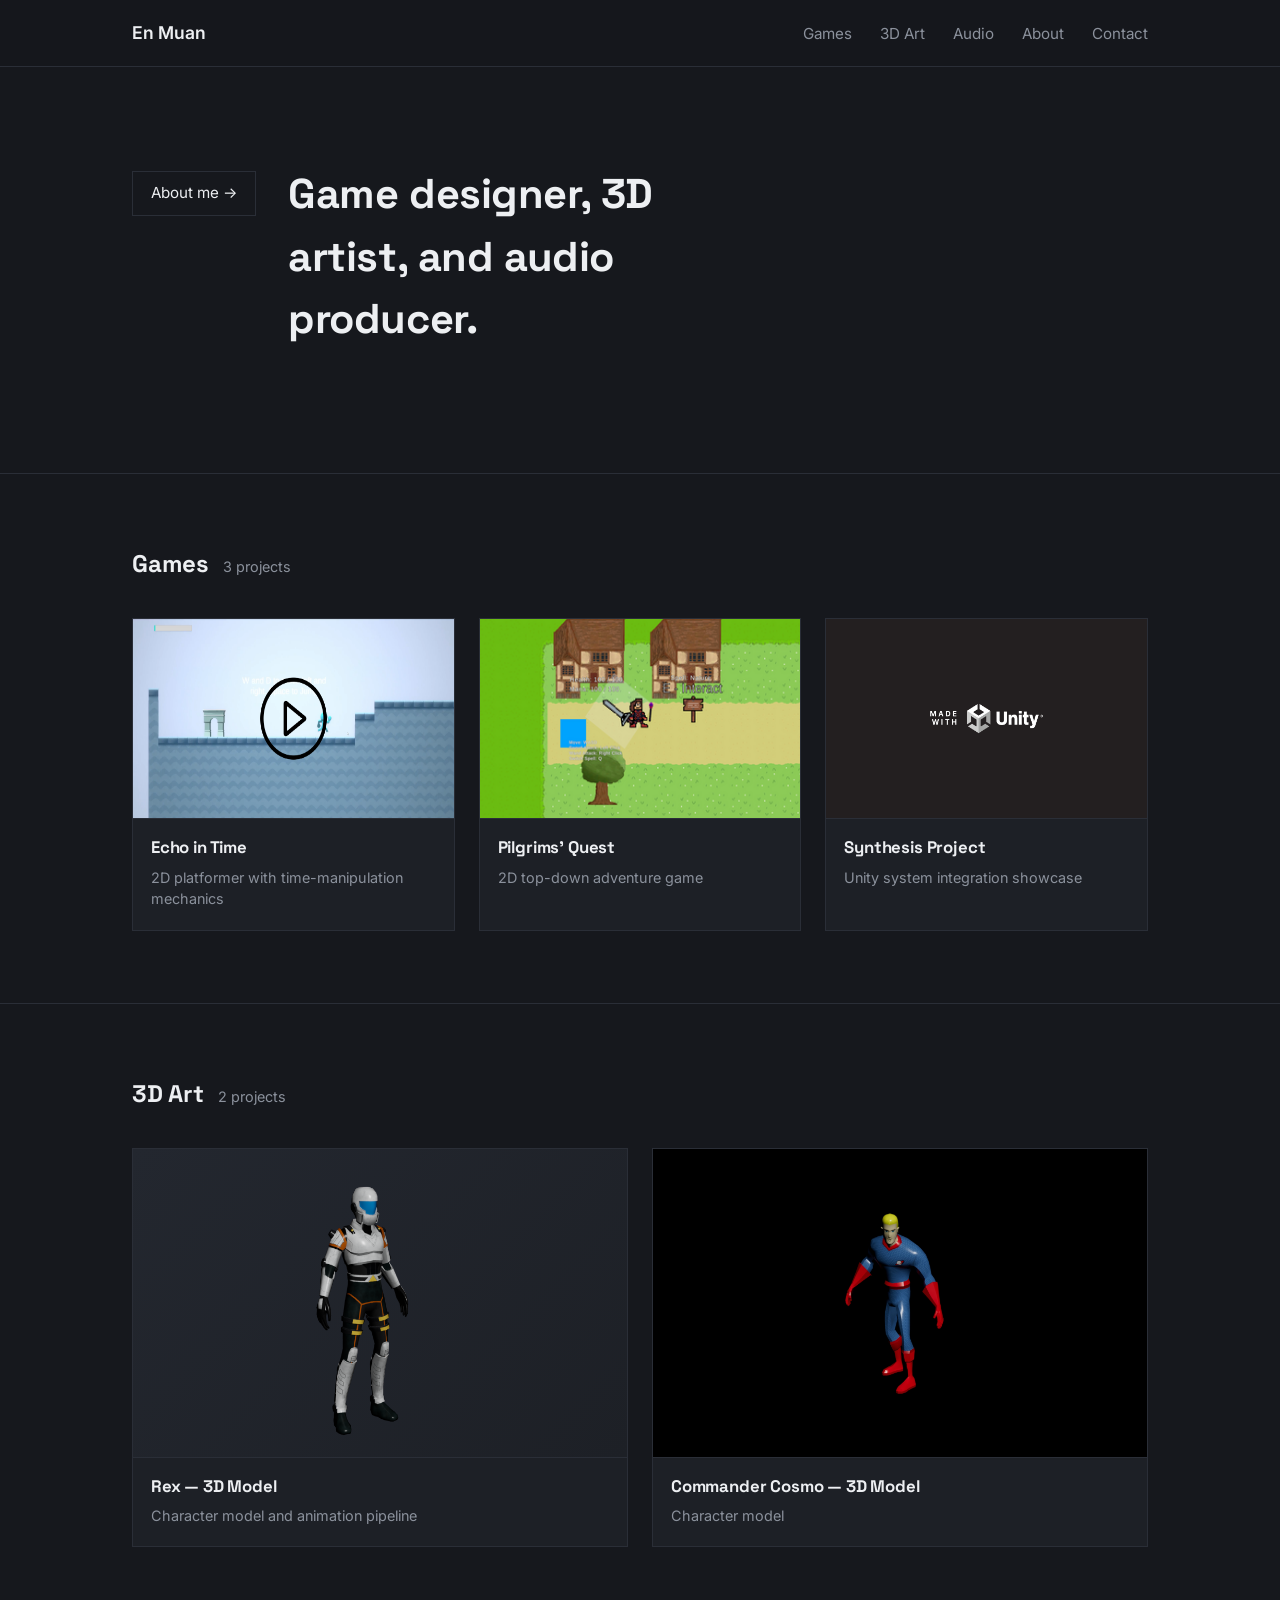
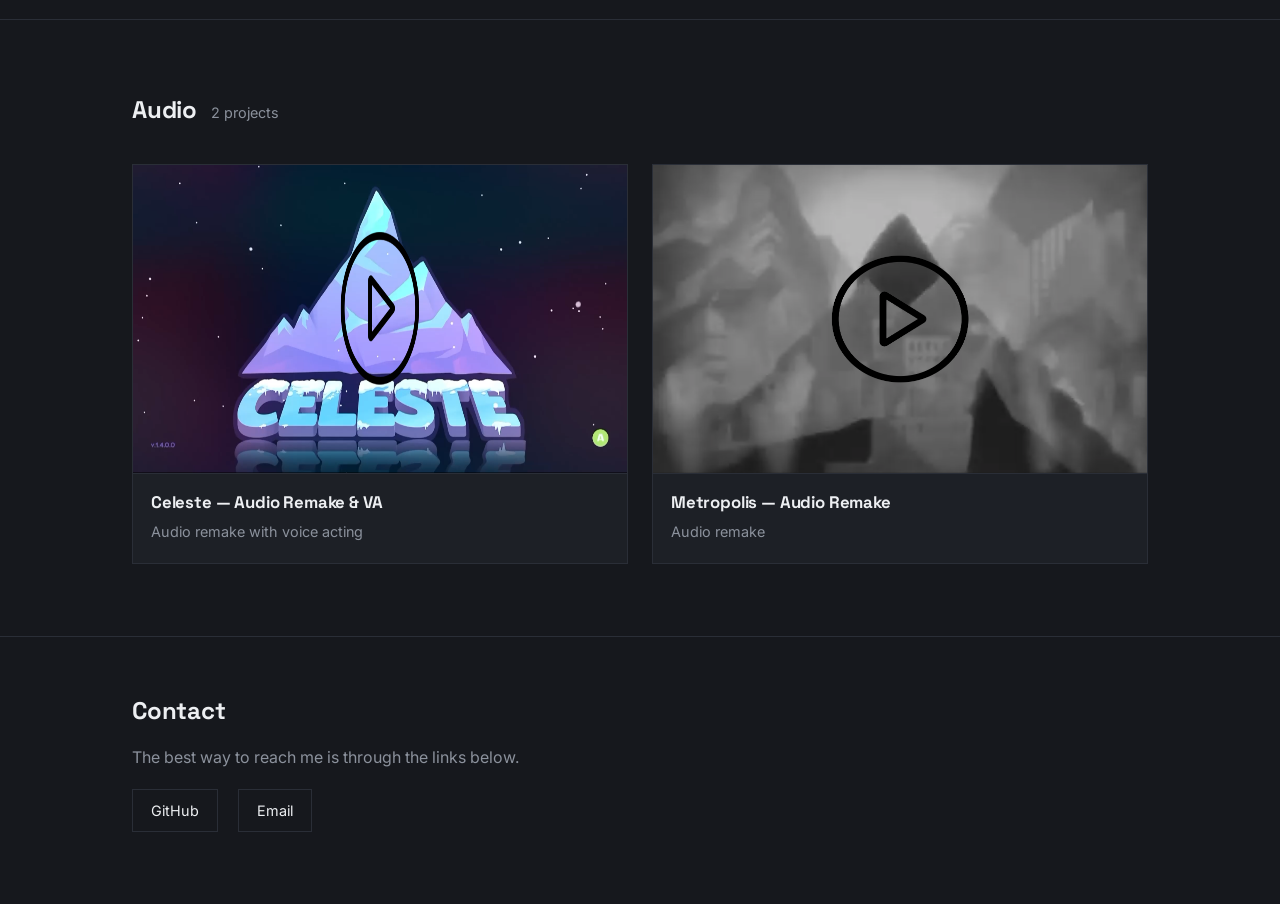
<file: index.html>
<!DOCTYPE html>
<html lang="en">
<head>
<meta charset="UTF-8">
<meta name="viewport" content="width=device-width, initial-scale=1">
<title>En Muan — Portfolio</title>
<link rel="stylesheet" href="https://fonts.googleapis.com/css2?family=Space+Grotesk:wght@500;600;700&family=Inter:wght@400;500;600&display=swap">
<link rel="stylesheet" href="style.css">
</head>
<body>

<header>
  <div class="header-inner">
    <a class="site-name" href="index.html">En Muan</a>
    <nav>
      <ul>
        <li><a href="#games">Games</a></li>
        <li><a href="#3d-art">3D Art</a></li>
        <li><a href="#audio">Audio</a></li>
        <li><a href="about.html">About</a></li>
        <li><a href="#contact">Contact</a></li>
      </ul>
    </nav>
  </div>
</header>

<section class="hero hero-slider" id="hero-slider">
  <div class="hero-slide">
    <div class="wrap hero-row">
      <button class="hero-button" data-slide="1">About me &rarr;</button>
      <h1>Game designer, 3D artist, and audio producer.</h1>
    </div>
  </div>
  <div class="hero-slide">
    <div class="wrap hero-row">
      <button class="hero-button" data-slide="0">&larr; Back</button>
      <div>
        <h1>About me</h1>
        <p>I'm a Computer Game Design student at George Mason University, working across gameplay programming in Unity, 3D character modeling and animation, and audio production.</p>
        <a class="hero-button" href="images/resume.pdf" target="_blank" rel="noopener">Download Resume</a>
      </div>
    </div>
  </div>
</section>

<section class="category" id="games">
  <div class="wrap">
    <div class="category-heading">
      <h2>Games</h2>
      <span class="count">3 projects</span>
    </div>
    <div class="grid">

      <a class="tile" href="projects/echo-in-time.html">
        <img class="tile-thumb" src="images/echo-logo.png" alt="Echo in Time gameplay preview">
        <div class="tile-body">
          <h3>Echo in Time</h3>
          <p>2D platformer with time-manipulation mechanics</p>
        </div>
      </a>

      <a class="tile" href="projects/pilgrim-quest.html">
        <img class="tile-thumb" src="images/pilgrim-logo.png" alt="Pilgrims' Quest gameplay preview">
        <div class="tile-body">
          <h3>Pilgrims' Quest</h3>
          <p>2D top-down adventure game</p>
        </div>
      </a>

      <a class="tile" href="projects/synthesis-project.html">
        <img class="tile-thumb" src="images/unity-logo.png" alt="Synthesis Project — Unity">
        <div class="tile-body">
          <h3>Synthesis Project</h3>
          <p>Unity system integration showcase</p>
        </div>
      </a>

    </div>
  </div>
</section>

<section class="category" id="3d-art">
  <div class="wrap">
    <div class="category-heading">
      <h2>3D Art</h2>
      <span class="count">2 projects</span>
    </div>
    <div class="grid">

      <a class="tile" href="projects/rex-3d-model.html">
        <img class="tile-thumb" src="images/rex-render.png" alt="Rex character render">
        <div class="tile-body">
          <h3>Rex — 3D Model</h3>
          <p>Character model and animation pipeline</p>
        </div>
      </a>

      <a class="tile" href="projects/commander-cosmo.html">
        <img class="tile-thumb" src="images/cosmo-render.jpg" alt="Commander Cosmo character render">
        <div class="tile-body">
          <h3>Commander Cosmo — 3D Model</h3>
          <p>Character model</p>
        </div>
      </a>

    </div>
  </div>
</section>

<section class="category" id="audio">
  <div class="wrap">
    <div class="category-heading">
      <h2>Audio</h2>
      <span class="count">2 projects</span>
    </div>
    <div class="grid">

      <a class="tile" href="projects/celeste-audio.html">
        <img class="tile-thumb" src="images/celeste-logo.png" alt="Celeste audio remake video preview">
        <div class="tile-body">
          <h3>Celeste — Audio Remake &amp; VA</h3>
          <p>Audio remake with voice acting</p>
        </div>
      </a>

      <a class="tile" href="projects/metropolis-audio.html">
        <img class="tile-thumb" src="images/Foley.png" alt="Metropolis foley work video preview">
        <div class="tile-body">
          <h3>Metropolis — Audio Remake</h3>
          <p>Audio remake</p>
        </div>
      </a>

    </div>
  </div>
</section>

<footer id="contact">
  <div class="wrap">
    <h2>Contact</h2>
    <p>The best way to reach me is through the links below.</p>
    <div class="contact-links">
      <a href="https://github.com/EnMuan" target="_blank" rel="noopener">GitHub</a>
      <a href="mailto:atinaen10130@gmail.com">Email</a>
    </div>
  </div>
</footer>

<script>
  const slider = document.getElementById('hero-slider');
  document.querySelectorAll('[data-slide]').forEach(function (el) {
    el.addEventListener('click', function (e) {
      e.preventDefault();
      slider.scrollTo({ left: slider.clientWidth * Number(el.dataset.slide), behavior: 'smooth' });
      if (el.closest('nav')) window.scrollTo({ top: 0, behavior: 'smooth' });
    });
  });
</script>

</body>
</html>
</file>
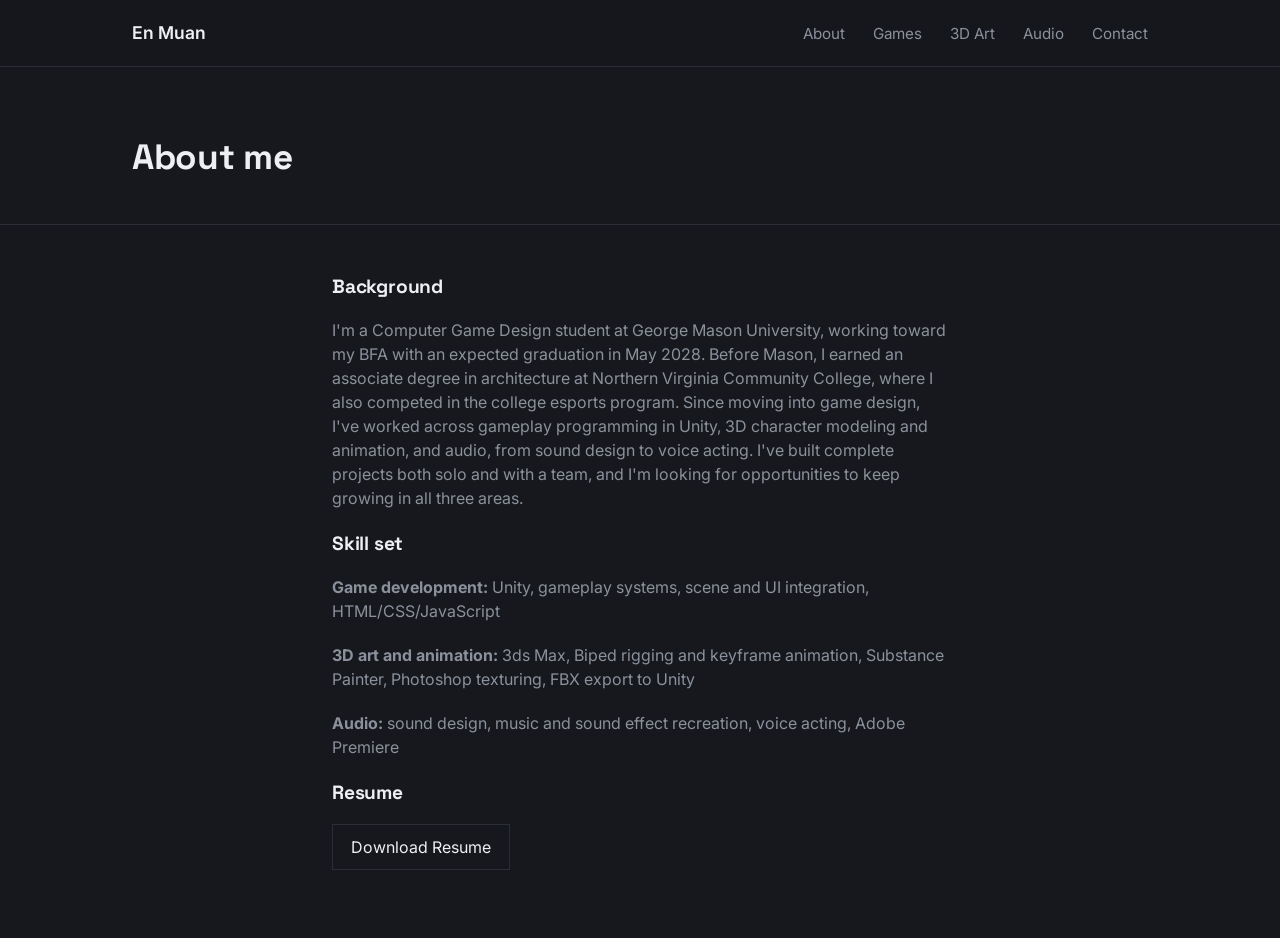
<file: about.html>
<!DOCTYPE html>
<html lang="en">
<head>
<meta charset="UTF-8">
<meta name="viewport" content="width=device-width, initial-scale=1">
<title>About - En Muan</title>
<link rel="stylesheet" href="https://fonts.googleapis.com/css2?family=Space+Grotesk:wght@500;600;700&family=Inter:wght@400;500;600&display=swap">
<link rel="stylesheet" href="style.css">
</head>
<body>

<header>
  <div class="header-inner">
    <a class="site-name" href="index.html">En Muan</a>
    <nav>
      <ul>
        <li><a href="about.html">About</a></li>
        <li><a href="index.html#games">Games</a></li>
        <li><a href="index.html#3d-art">3D Art</a></li>
        <li><a href="index.html#audio">Audio</a></li>
        <li><a href="index.html#contact">Contact</a></li>
      </ul>
    </nav>
  </div>
</header>

<section class="detail-hero">
  <div class="wrap">
    <h1>About me</h1>
  </div>
</section>

<section class="detail-body">
  <div class="wrap">
    <h2>Background</h2>
    <p>I'm a Computer Game Design student at George Mason University, working toward my BFA with an expected graduation in May 2028. Before Mason, I earned an associate degree in architecture at Northern Virginia Community College, where I also competed in the college esports program. Since moving into game design, I've worked across gameplay programming in Unity, 3D character modeling and animation, and audio, from sound design to voice acting. I've built complete projects both solo and with a team, and I'm looking for opportunities to keep growing in all three areas.</p>
    <h2>Skill set</h2>
    <p><strong>Game development:</strong> Unity, gameplay systems, scene and UI integration, HTML/CSS/JavaScript</p>
    <p><strong>3D art and animation:</strong> 3ds Max, Biped rigging and keyframe animation, Substance Painter, Photoshop texturing, FBX export to Unity</p>
    <p><strong>Audio:</strong> sound design, music and sound effect recreation, voice acting, Adobe Premiere</p>
    
<h2>Resume</h2>
<p><a href="images/resume.pdf" target="_blank" rel="noopener" style="border: 1px solid var(--border); padding: 10px 18px; display: inline-block; color: var(--text);">Download Resume</a></p>
    
  </div>
</section>

</body>
</html>
</file>
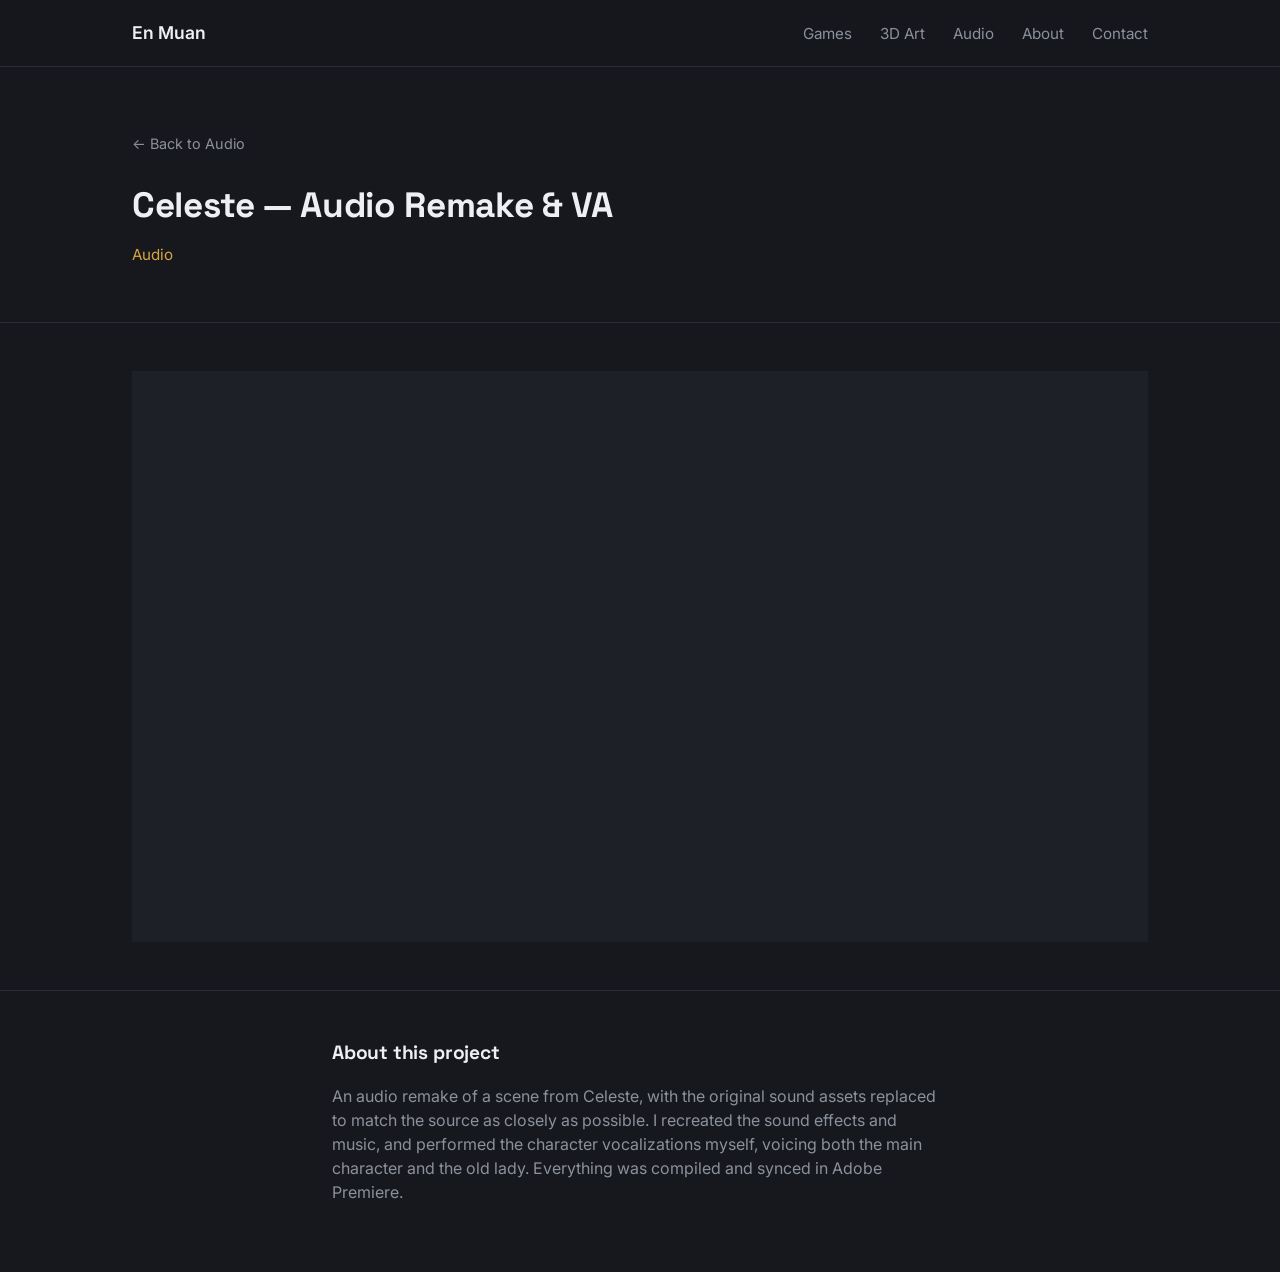
<file: projects/celeste-audio.html>
<!DOCTYPE html>
<html lang="en">
<head>
<meta charset="UTF-8">
<meta name="viewport" content="width=device-width, initial-scale=1">
<title>Celeste — Audio Remake & VA — En Muan</title>
<link rel="stylesheet" href="https://fonts.googleapis.com/css2?family=Space+Grotesk:wght@500;600;700&family=Inter:wght@400;500;600&display=swap">
<link rel="stylesheet" href="../style.css">
</head>
<body>

<header>
  <div class="header-inner">
    <a class="site-name" href="../index.html">En Muan</a>
    <nav>
      <ul>
        <li><a href="../index.html#games">Games</a></li>
        <li><a href="../index.html#3d-art">3D Art</a></li>
        <li><a href="../index.html#audio">Audio</a></li>
        <li><a href="../about.html">About</a></li>
        <li><a href="../index.html#contact">Contact</a></li>
      </ul>
    </nav>
  </div>
</header>

<section class="detail-hero">
  <div class="wrap">
    <a class="back-link" href="../index.html#audio">&larr; Back to Audio</a>
    <h1>Celeste — Audio Remake & VA</h1>
    <p class="detail-meta">Audio</p>
  </div>
</section>

<section class="detail-media">
  <div class="wrap">
    <div class="media-placeholder" style="aspect-ratio:16/9; border:none;">
  <iframe src="https://www.youtube.com/embed/0CIOr7xtmp4" title="Celeste audio remake" style="width:100%; height:100%; border:0;" allowfullscreen></iframe>
</div>
  </div>
</section>

<section class="detail-body">
  <div class="wrap">
    <h2>About this project</h2>
    <p>An audio remake of a scene from Celeste, with the original sound assets replaced to match the source as closely as possible. I recreated the sound effects and music, and performed the character vocalizations myself, voicing both the main character and the old lady. Everything was compiled and synced in Adobe Premiere.</p>
  </div>
</section>

</body>
</html>
</file>
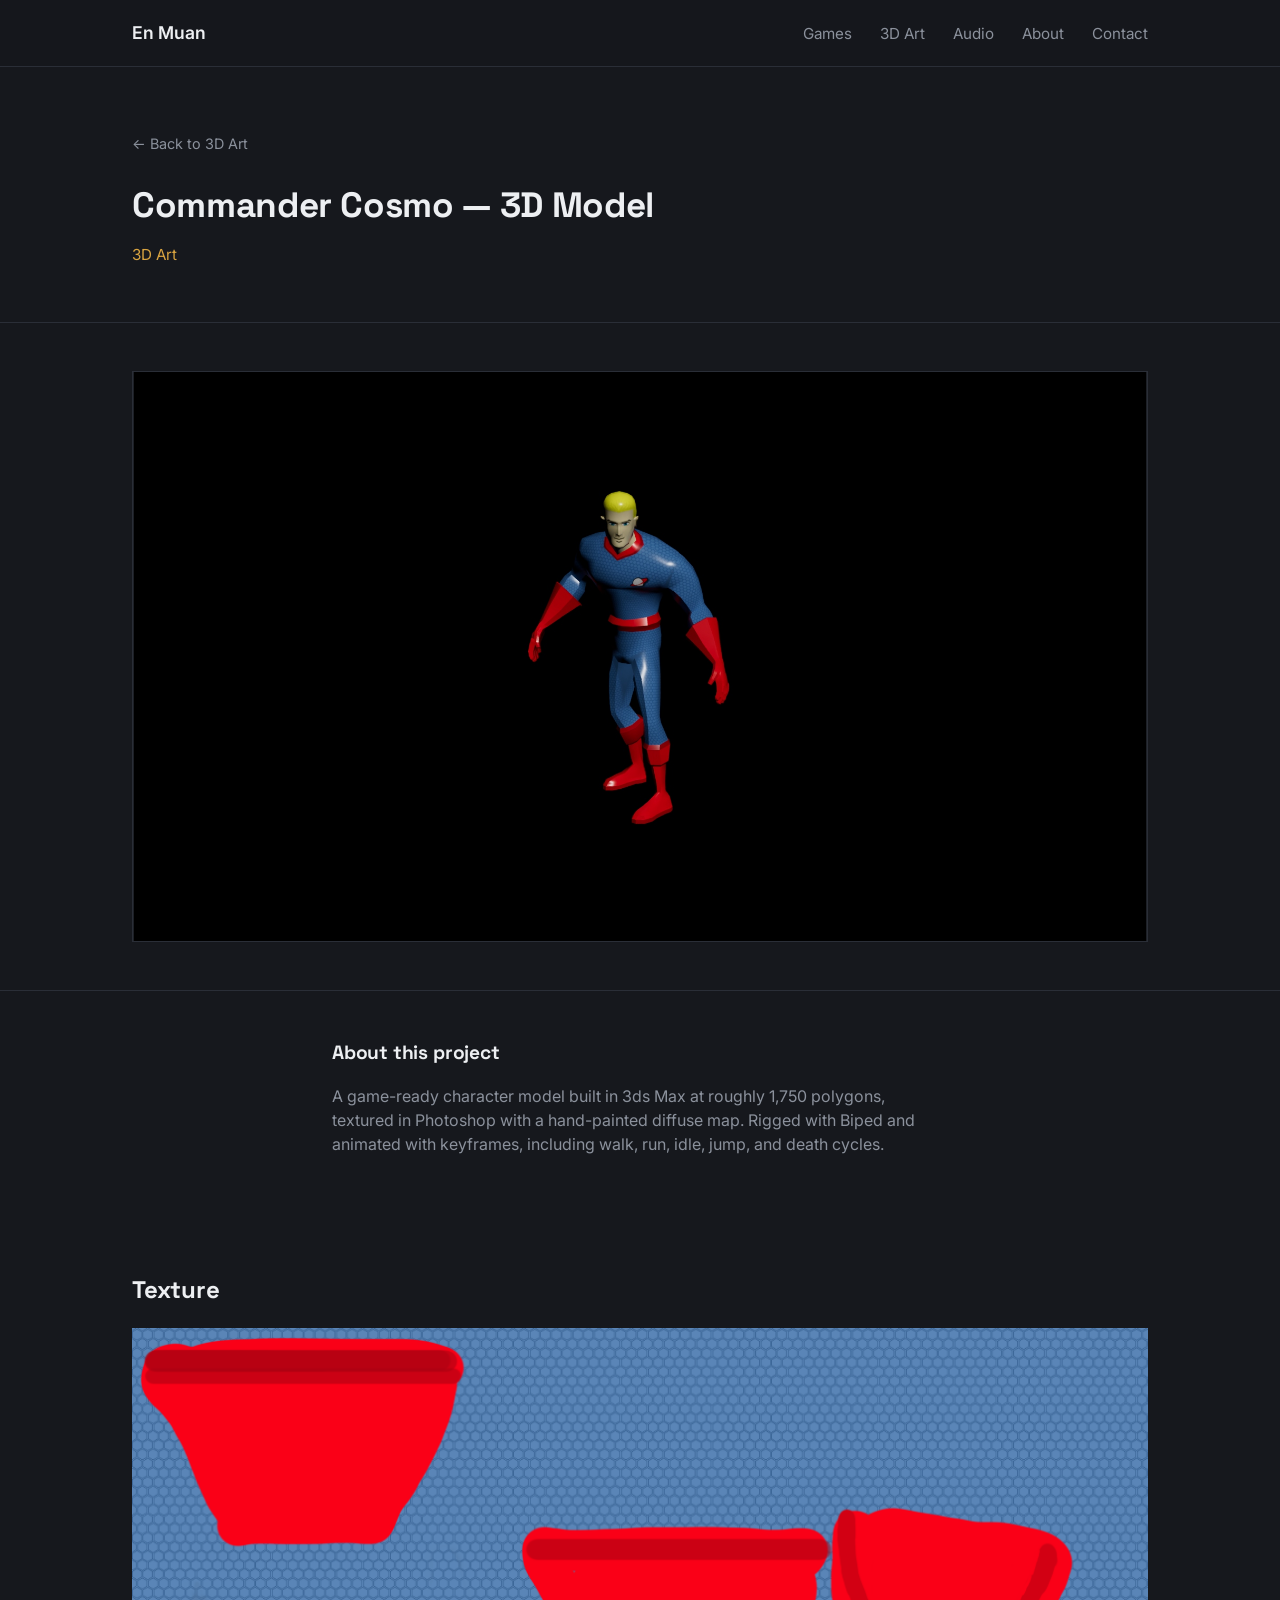
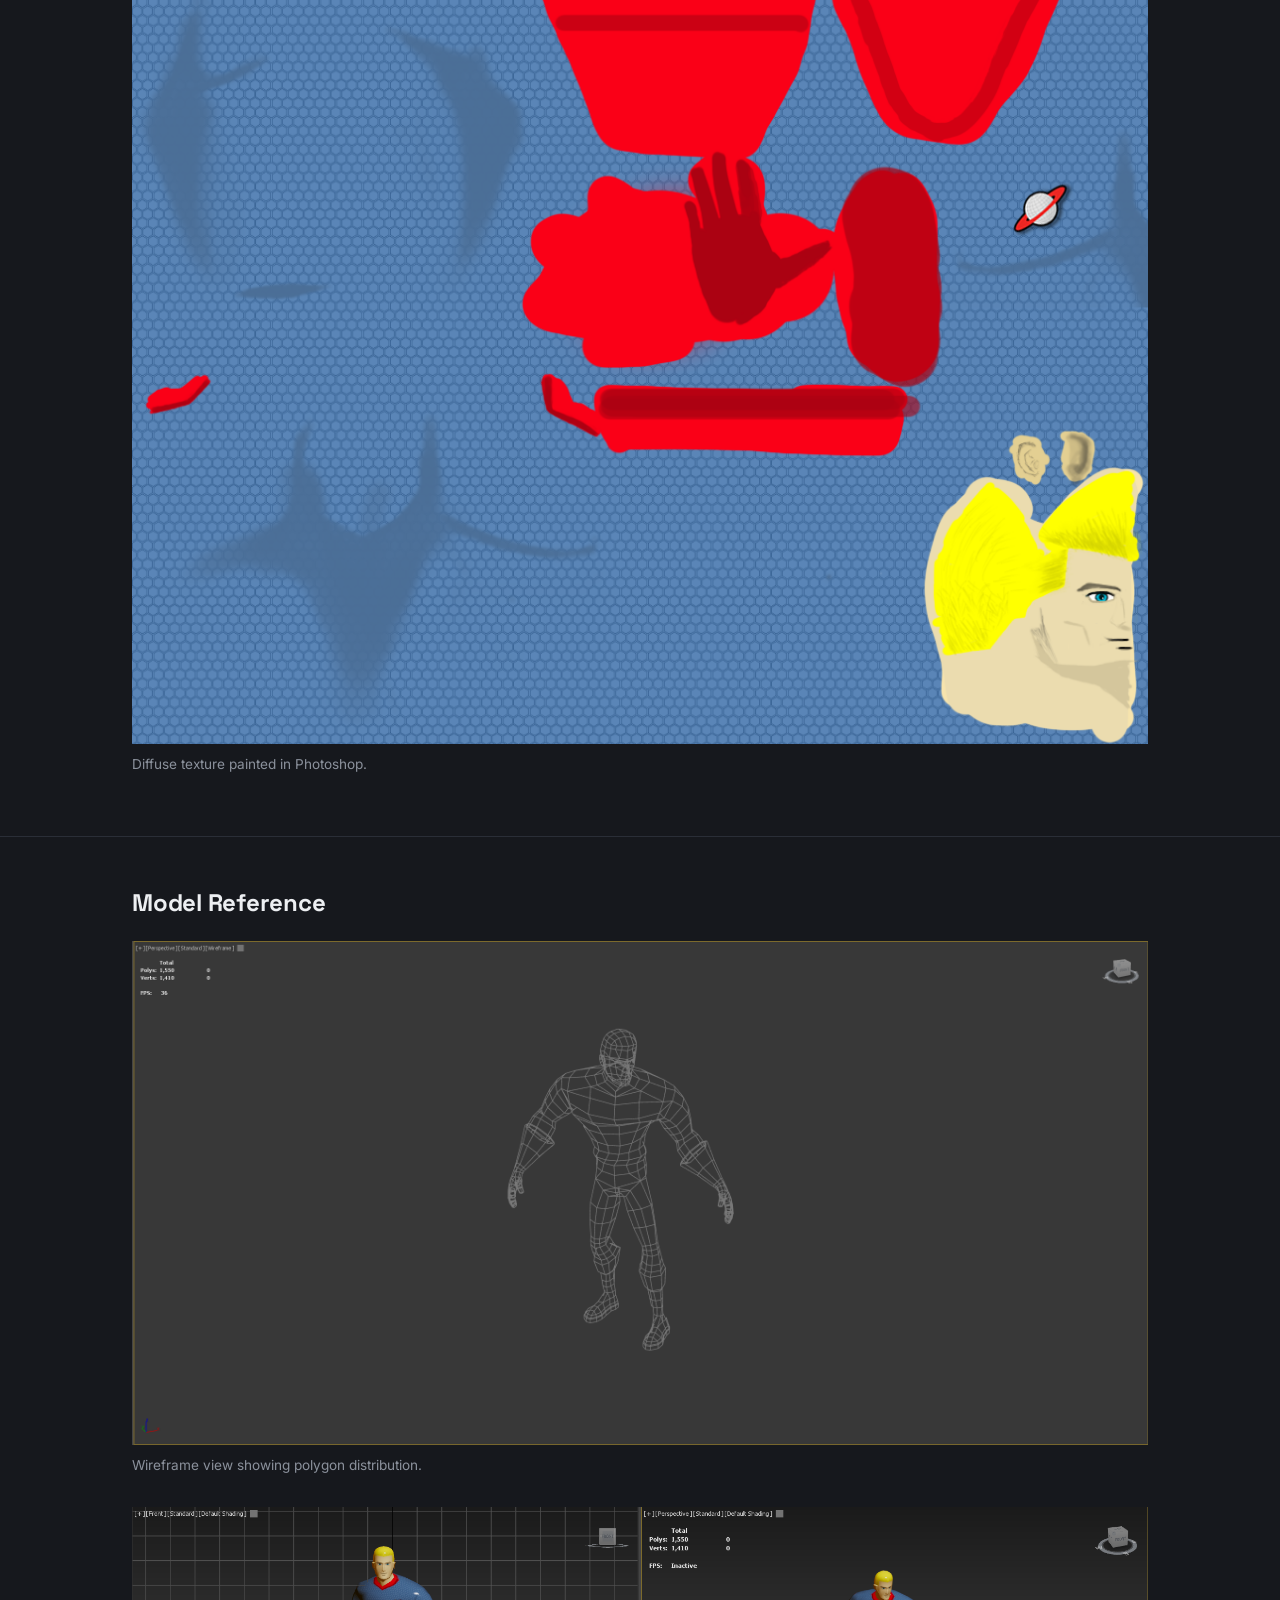
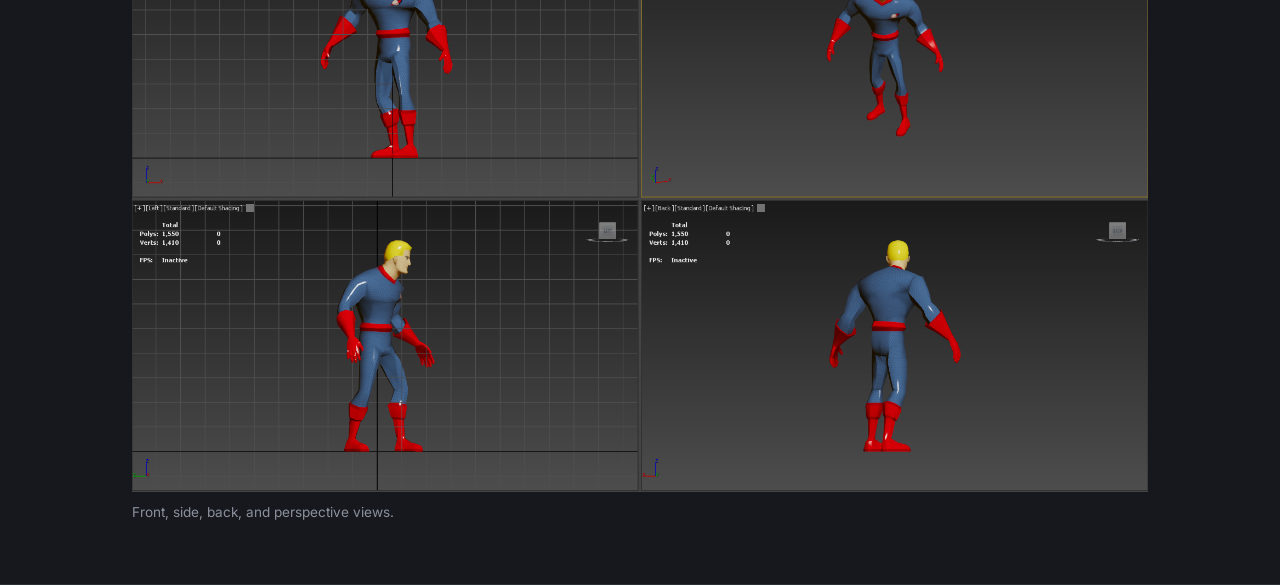
<file: projects/commander-cosmo.html>
<!DOCTYPE html>
<html lang="en">
<head>
<meta charset="UTF-8">
<meta name="viewport" content="width=device-width, initial-scale=1">
<title>Commander Cosmo — 3D Model — En Muan</title>
<link rel="stylesheet" href="https://fonts.googleapis.com/css2?family=Space+Grotesk:wght@500;600;700&family=Inter:wght@400;500;600&display=swap">
<link rel="stylesheet" href="../style.css">
</head>
<body>

<header>
  <div class="header-inner">
    <a class="site-name" href="../index.html">En Muan</a>
    <nav>
      <ul>
        <li><a href="../index.html#games">Games</a></li>
        <li><a href="../index.html#3d-art">3D Art</a></li>
        <li><a href="../index.html#audio">Audio</a></li>
        <li><a href="../about.html">About</a></li>
        <li><a href="../index.html#contact">Contact</a></li>
      </ul>
    </nav>
  </div>
</header>

<section class="detail-hero">
  <div class="wrap">
    <a class="back-link" href="../index.html#3d-art">&larr; Back to 3D Art</a>
    <h1>Commander Cosmo — 3D Model</h1>
    <p class="detail-meta">3D Art</p>
  </div>
</section>

<section class="detail-media">
  <div class="wrap">
    <img class="media-placeholder" src="../images/cosmo-render.jpg" alt="Commander Cosmo character render" style="width:100%; height:auto; object-fit:contain;">
  </div>
</section>

<section class="detail-body">
  <div class="wrap">
    <h2>About this project</h2>
    <p>A game-ready character model built in 3ds Max at roughly 1,750 polygons, textured in Photoshop with a hand-painted diffuse map. Rigged with Biped and animated with keyframes, including walk, run, idle, jump, and death cycles.</p>
  </div>
</section>

<section class="detail-media">
  <div class="wrap">
    <h2 style="margin-bottom: 20px;">Texture</h2>
    <img src="../images/cosmo_diffuse.png" alt="Commander Cosmo diffuse texture" style="width:100%; height:auto; object-fit:contain;">
    <p style="color: var(--text-muted); font-size: 0.85rem; margin-top: 10px;">Diffuse texture painted in Photoshop.</p>
  </div>
</section>

<section class="detail-media">
  <div class="wrap">
    <h2 style="margin-bottom: 20px;">Model Reference</h2>

    <img src="../images/cosmo_wireframe.png" alt="Commander Cosmo wireframe showing polygon structure" style="width:100%; height:auto; object-fit:contain;">
    <p style="color: var(--text-muted); font-size: 0.85rem; margin-top: 10px; margin-bottom: 32px;">Wireframe view showing polygon distribution.</p>

    <img src="../images/cosmo-4view.png" alt="Commander Cosmo four-view sheet" style="width:100%; height:auto; object-fit:contain;">
    <p style="color: var(--text-muted); font-size: 0.85rem; margin-top: 10px;">Front, side, back, and perspective views.</p>
  </div>
</section>  
  
</body>
</html>
</file>
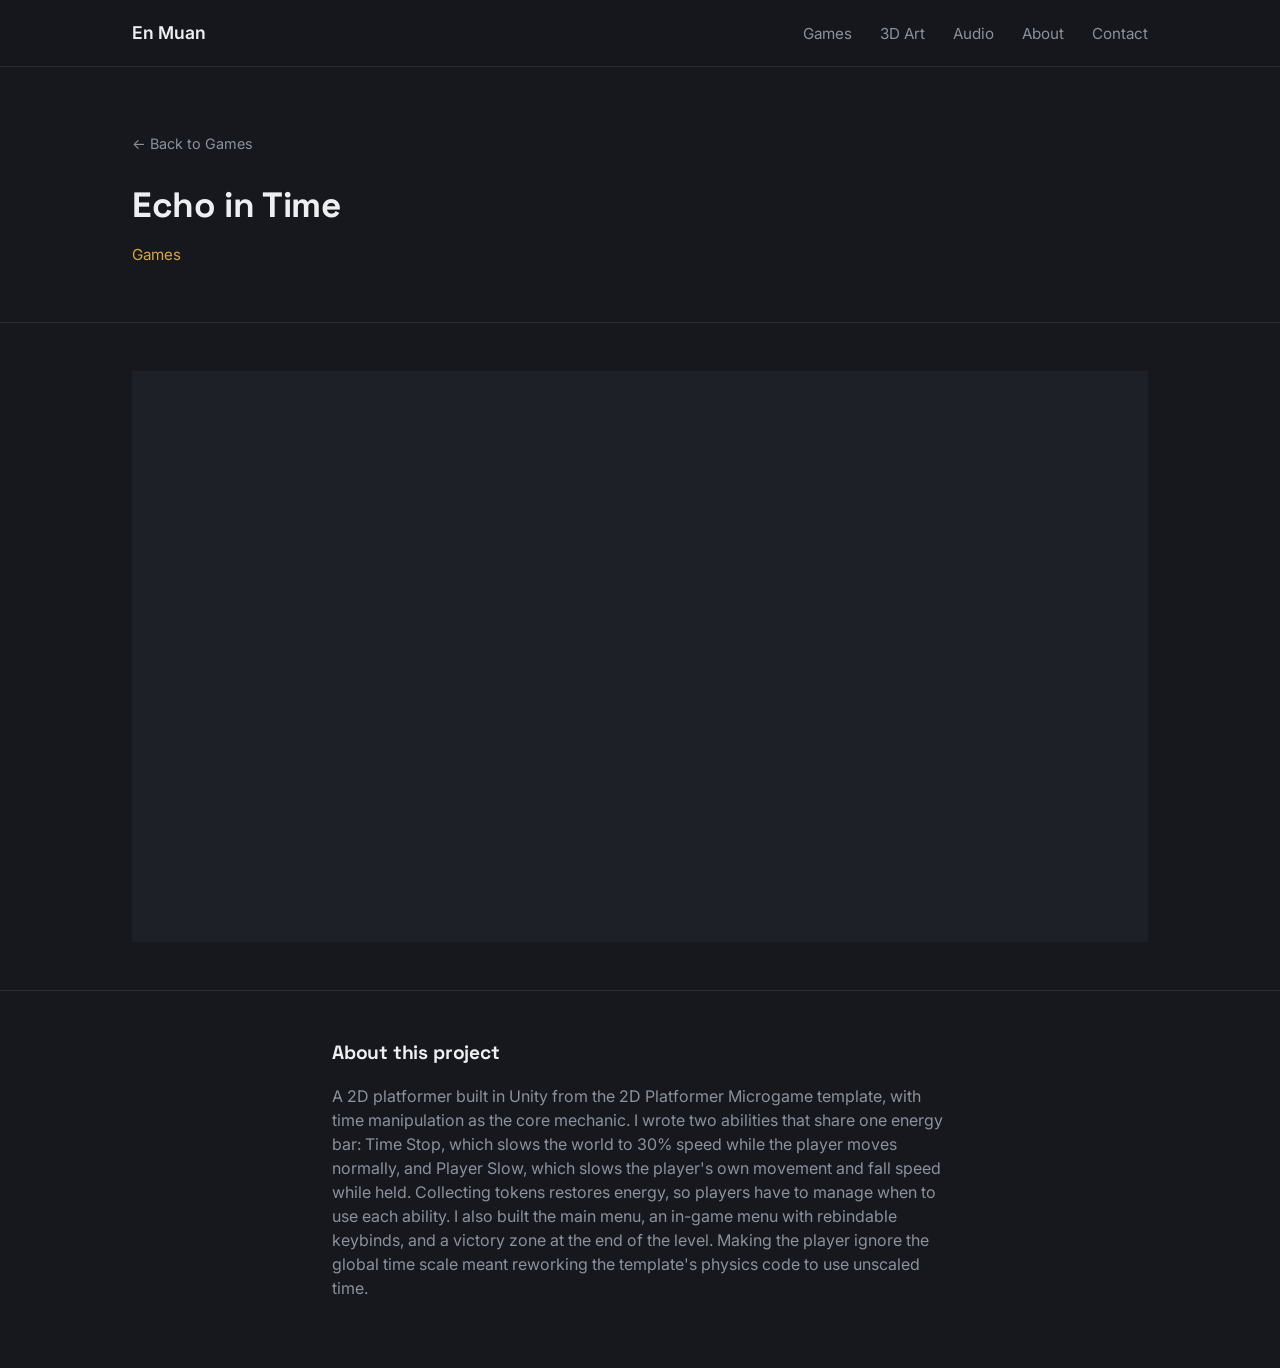
<file: projects/echo-in-time.html>
<!DOCTYPE html>
<html lang="en">
<head>
<meta charset="UTF-8">
<meta name="viewport" content="width=device-width, initial-scale=1">
<title>Echo in Time — En Muan</title>
<link rel="stylesheet" href="https://fonts.googleapis.com/css2?family=Space+Grotesk:wght@500;600;700&family=Inter:wght@400;500;600&display=swap">
<link rel="stylesheet" href="../style.css">
</head>
<body>

<header>
  <div class="header-inner">
    <a class="site-name" href="../index.html">En Muan</a>
    <nav>
      <ul>
        <li><a href="../index.html#games">Games</a></li>
        <li><a href="../index.html#3d-art">3D Art</a></li>
        <li><a href="../index.html#audio">Audio</a></li>
        <li><a href="../about.html">About</a></li>
        <li><a href="../index.html#contact">Contact</a></li>
      </ul>
    </nav>
  </div>
</header>

<section class="detail-hero">
  <div class="wrap">
    <a class="back-link" href="../index.html#games">&larr; Back to Games</a>
    <h1>Echo in Time</h1>
    <p class="detail-meta">Games</p>
  </div>
</section>

<section class="detail-media">
  <div class="wrap">
    <div class="media-placeholder" style="aspect-ratio:16/9; border:none;">
  <iframe src="https://www.youtube.com/embed/LWgNyy9UrcI" title="Echo in Time gameplay" style="width:100%; height:100%; border:0;" allowfullscreen></iframe>
</div>
  </div>
</section>

<section class="detail-body">
  <div class="wrap">
    <h2>About this project</h2>
    <p>A 2D platformer built in Unity from the 2D Platformer Microgame template, with time manipulation as the core mechanic. I wrote two abilities that share one energy bar: Time Stop, which slows the world to 30% speed while the player moves normally, and Player Slow, which slows the player's own movement and fall speed while held. Collecting tokens restores energy, so players have to manage when to use each ability. I also built the main menu, an in-game menu with rebindable keybinds, and a victory zone at the end of the level. Making the player ignore the global time scale meant reworking the template's physics code to use unscaled time.</p>
  </div>
</section>

</body>
</html>
</file>
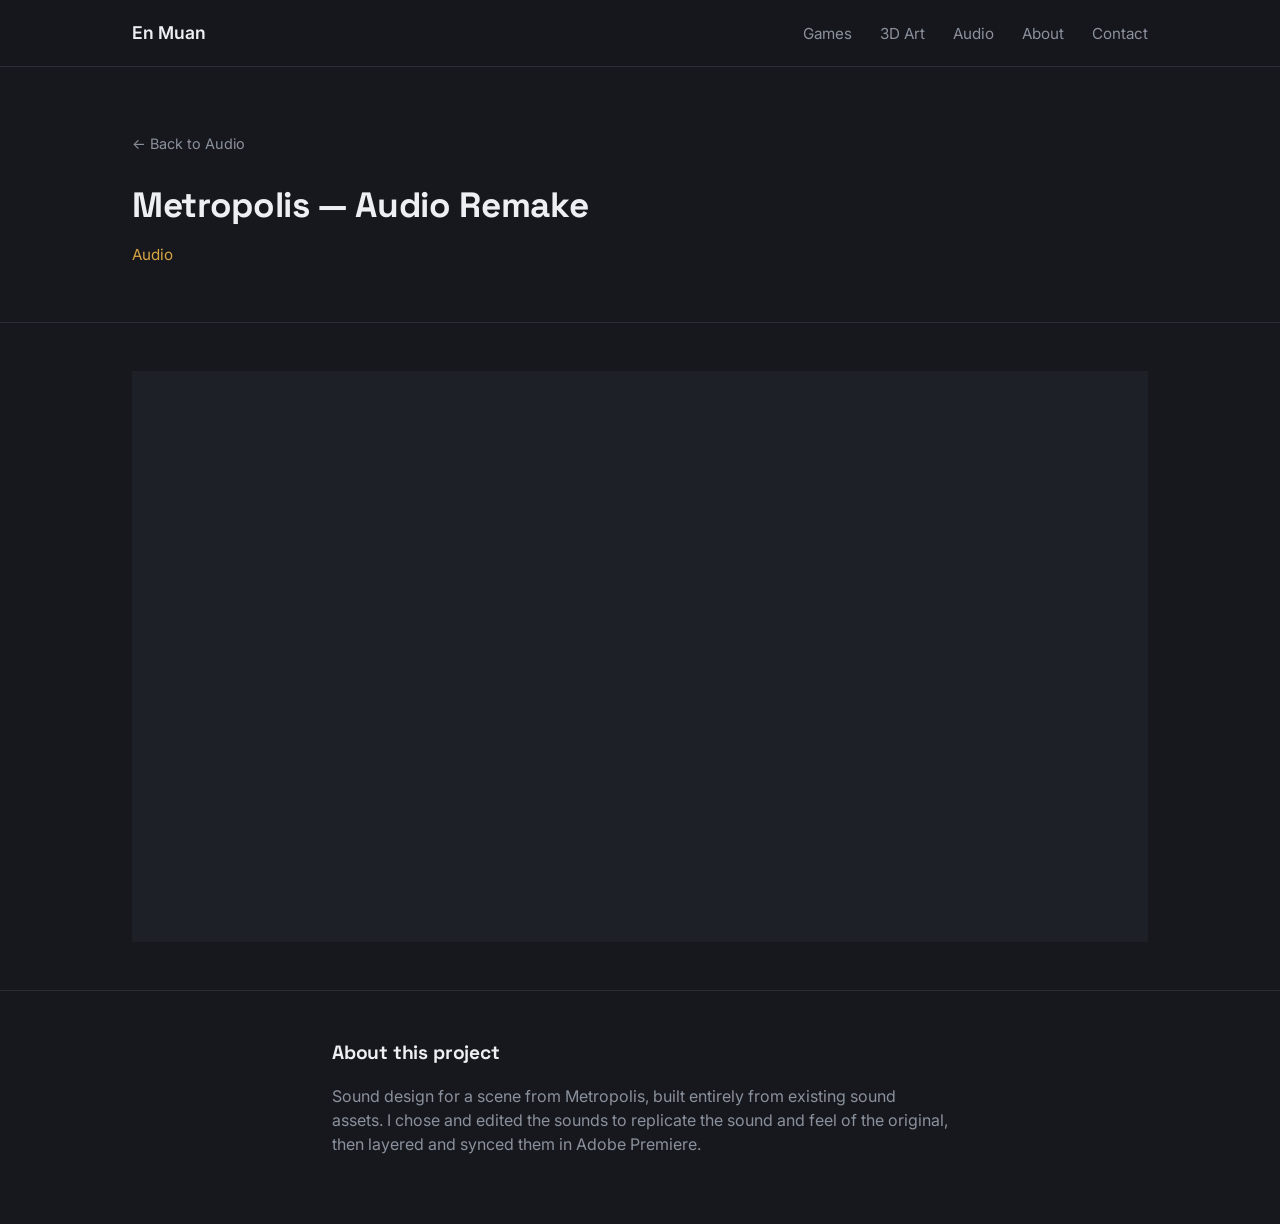
<file: projects/metropolis-audio.html>
<!DOCTYPE html>
<html lang="en">
<head>
<meta charset="UTF-8">
<meta name="viewport" content="width=device-width, initial-scale=1">
<title>Metropolis — Audio Remake — En Muan</title>
<link rel="stylesheet" href="https://fonts.googleapis.com/css2?family=Space+Grotesk:wght@500;600;700&family=Inter:wght@400;500;600&display=swap">
<link rel="stylesheet" href="../style.css">
</head>
<body>

<header>
  <div class="header-inner">
    <a class="site-name" href="../index.html">En Muan</a>
    <nav>
      <ul>
        <li><a href="../index.html#games">Games</a></li>
        <li><a href="../index.html#3d-art">3D Art</a></li>
        <li><a href="../index.html#audio">Audio</a></li>
        <li><a href="../about.html">About</a></li>
        <li><a href="../index.html#contact">Contact</a></li>
      </ul>
    </nav>
  </div>
</header>

<section class="detail-hero">
  <div class="wrap">
    <a class="back-link" href="../index.html#audio">&larr; Back to Audio</a>
    <h1>Metropolis — Audio Remake</h1>
    <p class="detail-meta">Audio</p>
  </div>
</section>

<section class="detail-media">
  <div class="wrap">
    <div class="media-placeholder" style="aspect-ratio:16/9; border:none;">
  <iframe src="https://www.youtube.com/embed/ut8lDjvkdIs" title="Metropolis foley work" style="width:100%; height:100%; border:0;" allowfullscreen></iframe>
</div>
  </div>
</section>

<section class="detail-body">
  <div class="wrap">
    <h2>About this project</h2>
    <p>Sound design for a scene from Metropolis, built entirely from existing sound assets. I chose and edited the sounds to replicate the sound and feel of the original, then layered and synced them in Adobe Premiere.</p>
  </div>
</section>

</body>
</html>
</file>
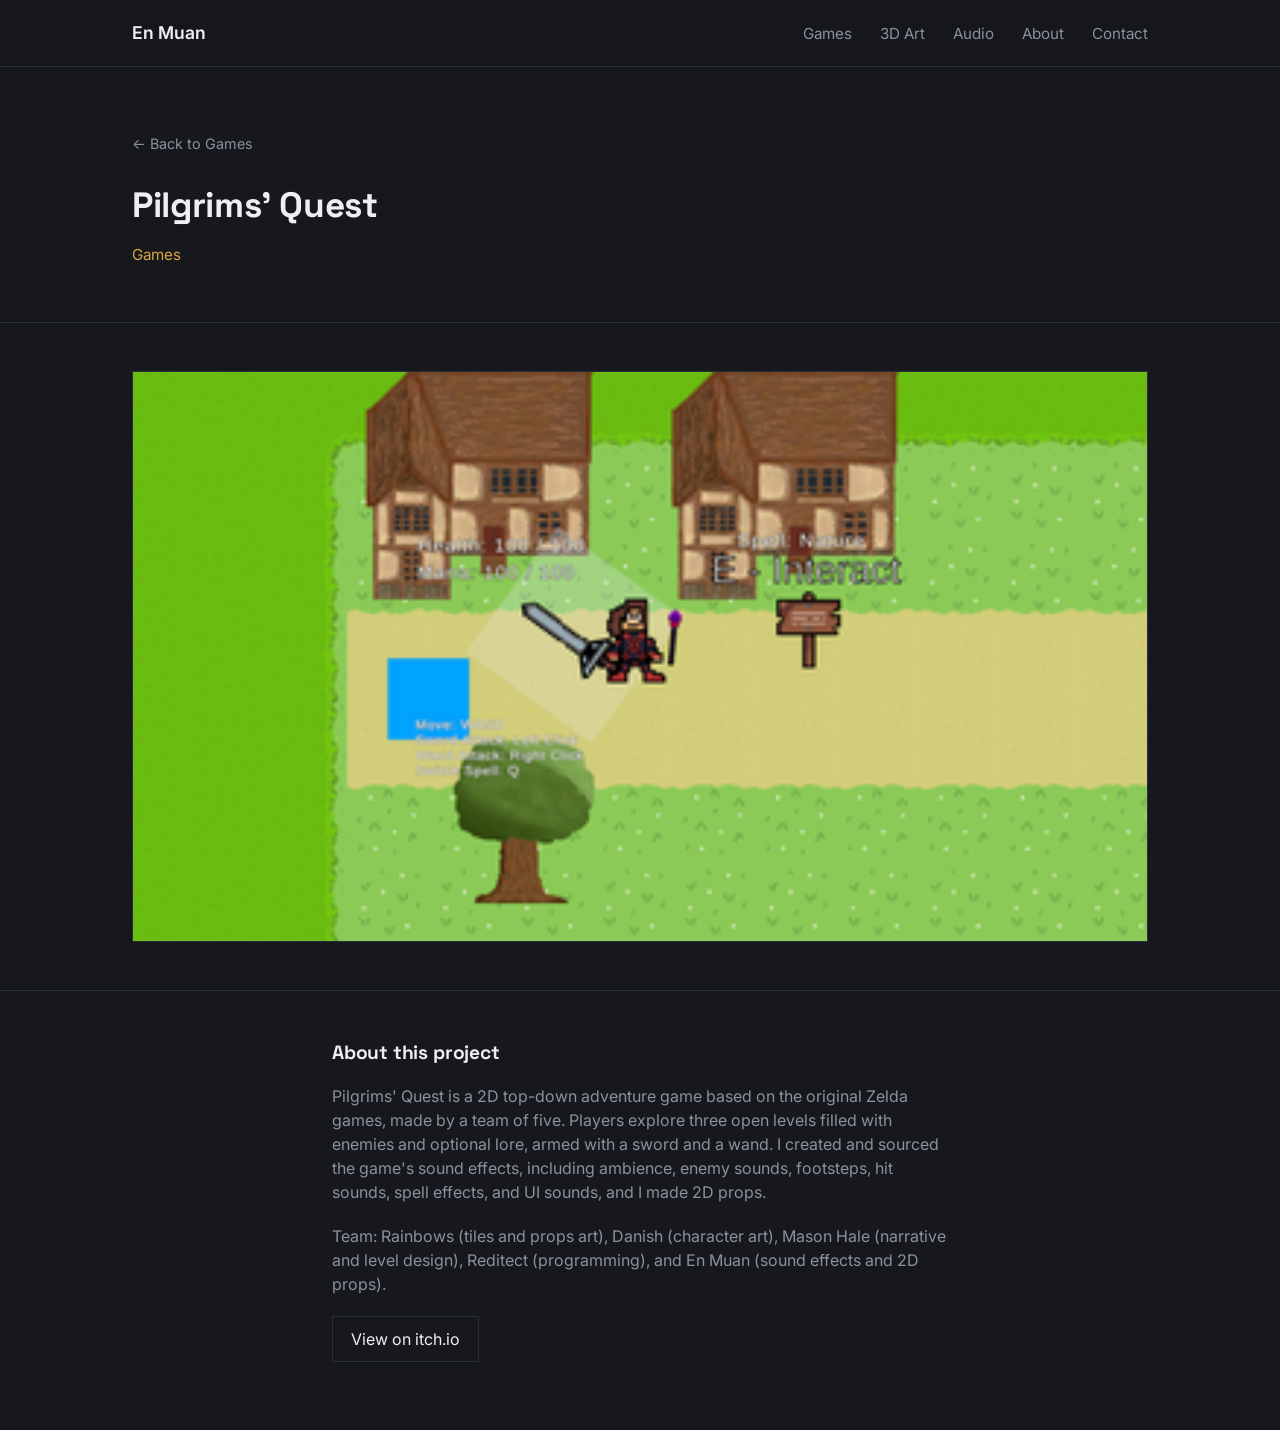
<file: projects/pilgrim-quest.html>
<!DOCTYPE html>
<html lang="en">
<head>
<meta charset="UTF-8">
<meta name="viewport" content="width=device-width, initial-scale=1">
<title>Pilgrims' Quest — En Muan</title>
<link rel="stylesheet" href="https://fonts.googleapis.com/css2?family=Space+Grotesk:wght@500;600;700&family=Inter:wght@400;500;600&display=swap">
<link rel="stylesheet" href="../style.css">
</head>
<body>

<header>
  <div class="header-inner">
    <a class="site-name" href="../index.html">En Muan</a>
    <nav>
      <ul>
        <li><a href="../index.html#games">Games</a></li>
        <li><a href="../index.html#3d-art">3D Art</a></li>
        <li><a href="../index.html#audio">Audio</a></li>
        <li><a href="../about.html">About</a></li>
        <li><a href="../index.html#contact">Contact</a></li>
      </ul>
    </nav>
  </div>
</header>

<section class="detail-hero">
  <div class="wrap">
    <a class="back-link" href="../index.html#games">&larr; Back to Games</a>
    <h1>Pilgrims' Quest</h1>
    <p class="detail-meta">Games</p>
  </div>
</section>

<section class="detail-media">
  <div class="wrap">
    <img class="media-placeholder" src="../images/pilgrim-logo.png" alt="Pilgrims' Quest gameplay preview" style="width:100%; height:auto; object-fit:contain;">
  </div>
</section>

<section class="detail-body">
  <div class="wrap">
    <h2>About this project</h2>
    <p>Pilgrims' Quest is a 2D top-down adventure game based on the original Zelda games, made by a team of five. Players explore three open levels filled with enemies and optional lore, armed with a sword and a wand. I created and sourced the game's sound effects, including ambience, enemy sounds, footsteps, hit sounds, spell effects, and UI sounds, and I made 2D props.</p>
<p>Team: Rainbows (tiles and props art), Danish (character art), Mason Hale (narrative and level design), Reditect (programming), and En Muan (sound effects and 2D props).</p>
<p><a href="https://reditect.itch.io/pilgrims-quest" target="_blank" rel="noopener" style="border: 1px solid var(--border); padding: 10px 18px; display: inline-block; color: var(--text);">View on itch.io</a></p>
  </div>
</section>

</body>
</html>
</file>
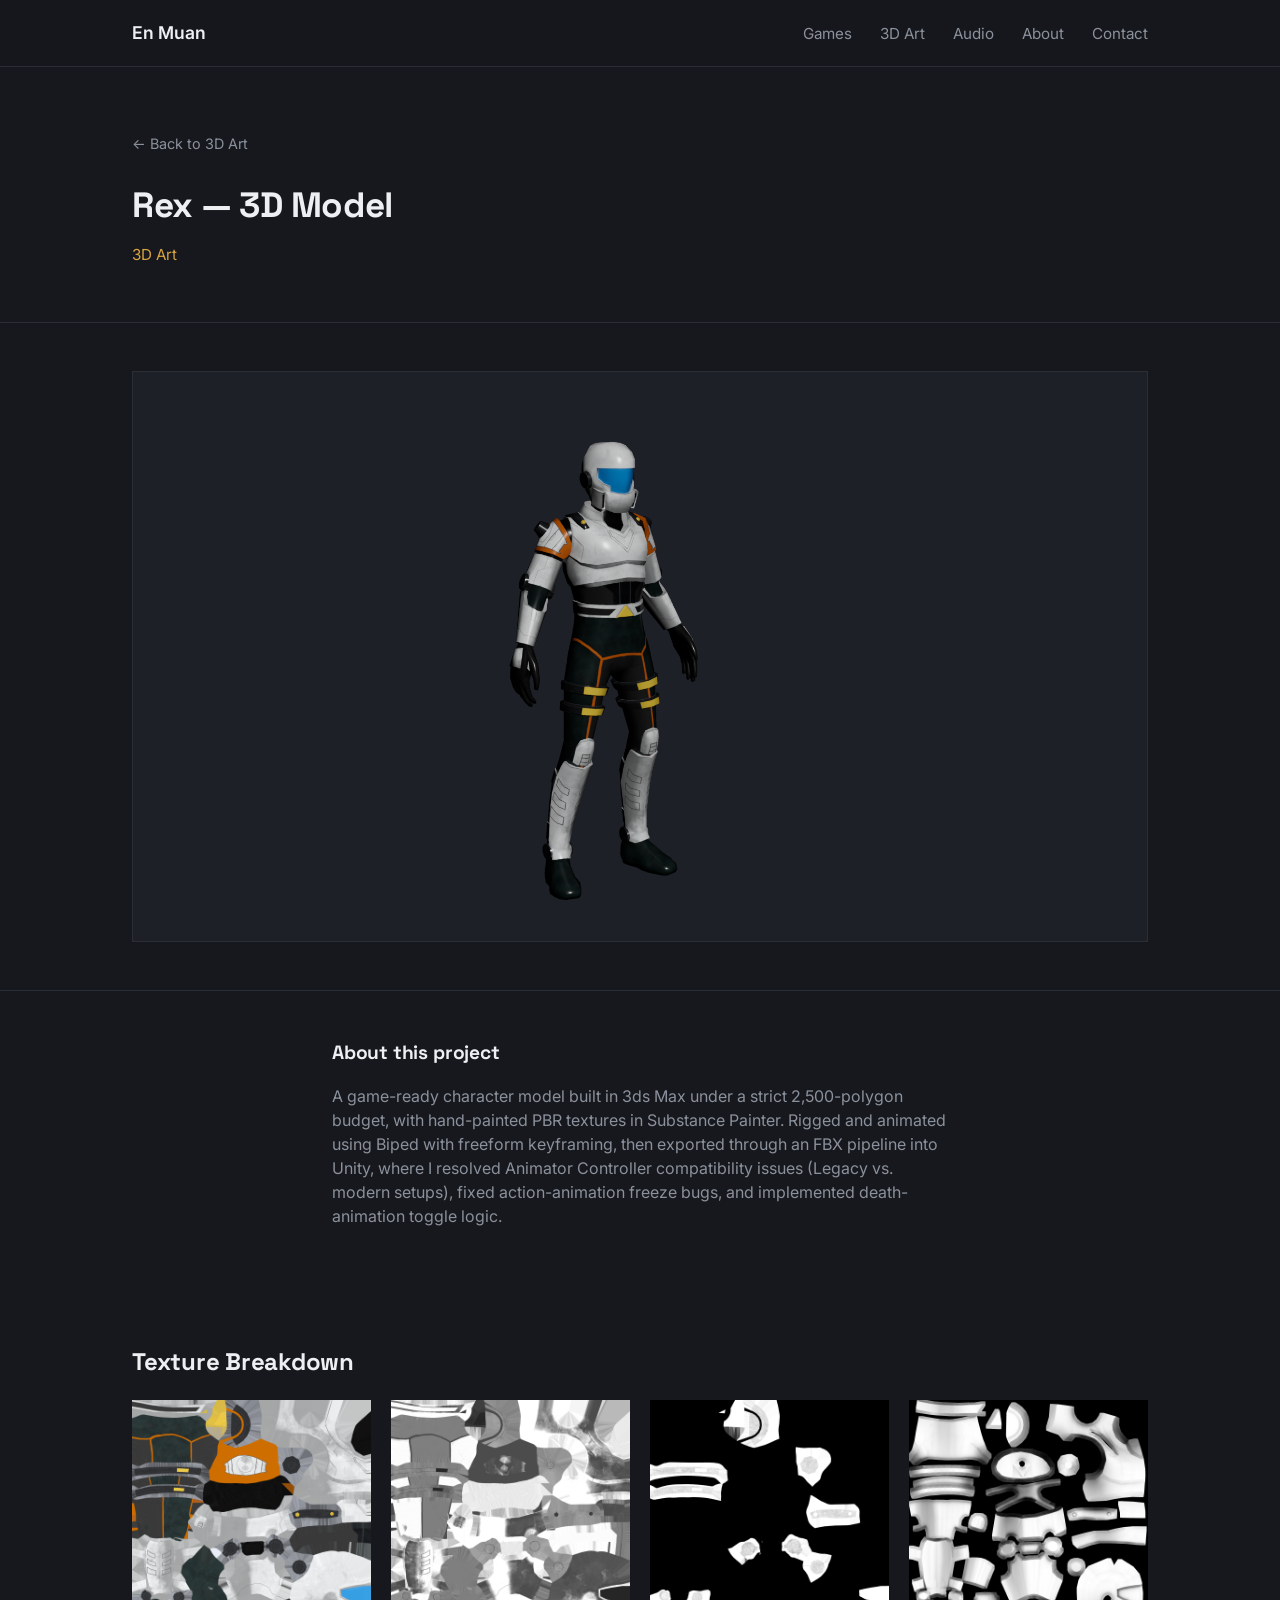
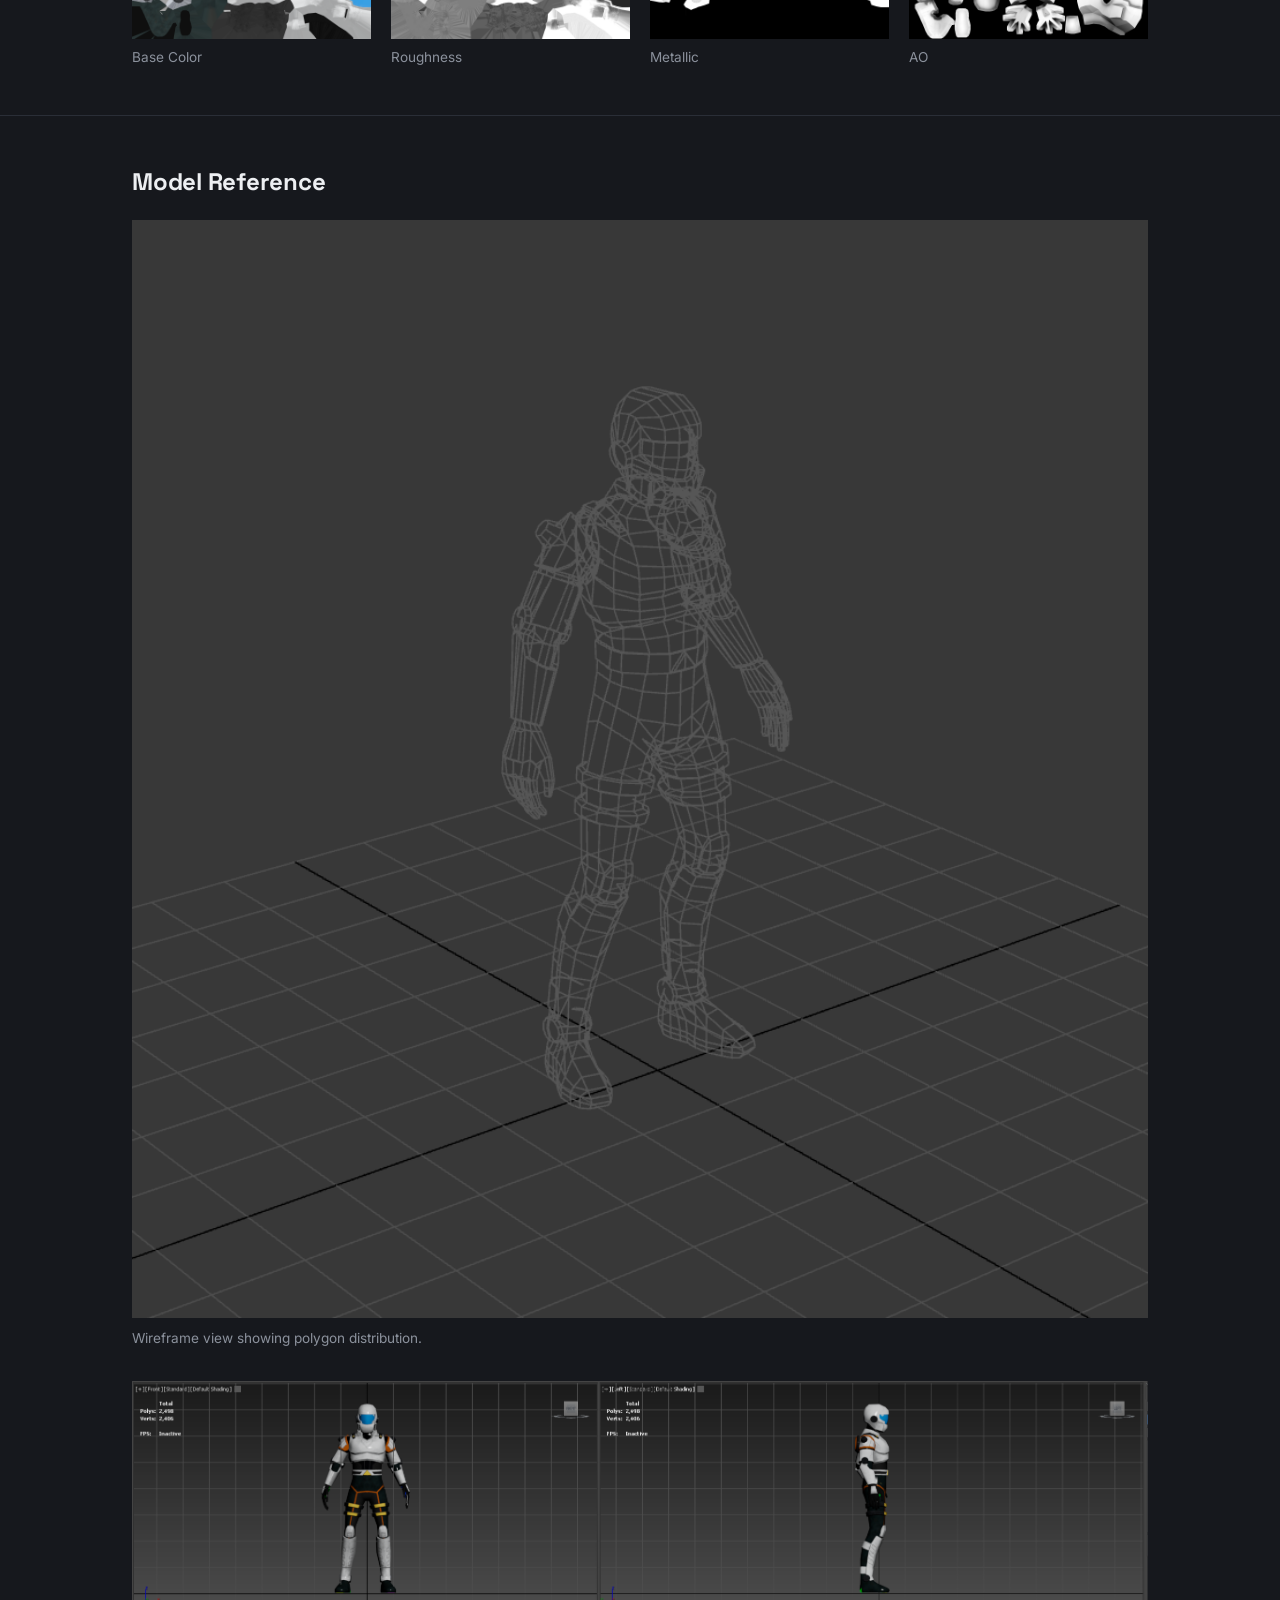
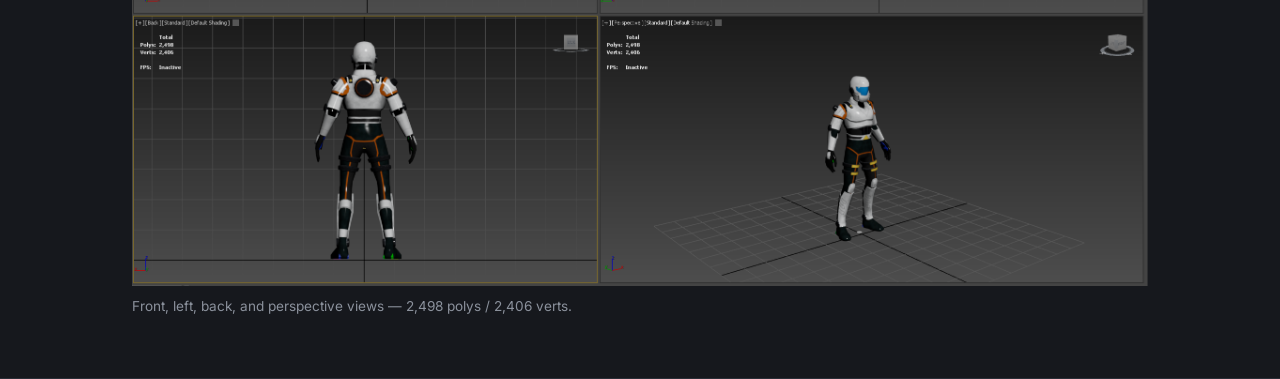
<file: projects/rex-3d-model.html>
<!DOCTYPE html>
<html lang="en">
<head>
<meta charset="UTF-8">
<meta name="viewport" content="width=device-width, initial-scale=1">
<title>Rex — 3D Model — En Muan</title>
<link rel="stylesheet" href="https://fonts.googleapis.com/css2?family=Space+Grotesk:wght@500;600;700&family=Inter:wght@400;500;600&display=swap">
<link rel="stylesheet" href="../style.css">
</head>
<body>

<header>
  <div class="header-inner">
    <a class="site-name" href="../index.html">En Muan</a>
    <nav>
      <ul>
        <li><a href="../index.html#games">Games</a></li>
        <li><a href="../index.html#3d-art">3D Art</a></li>
        <li><a href="../index.html#audio">Audio</a></li>
        <li><a href="../about.html">About</a></li>
        <li><a href="../index.html#contact">Contact</a></li>
      </ul>
    </nav>
  </div>
</header>

<section class="detail-hero">
  <div class="wrap">
    <a class="back-link" href="../index.html#3d-art">&larr; Back to 3D Art</a>
    <h1>Rex — 3D Model</h1>
    <p class="detail-meta">3D Art</p>
  </div>
</section>

<section class="detail-media">
  <div class="wrap">
    <img class="media-placeholder" src="../images/rex-render.png" alt="Rex character render" style="width:100%; height:auto; object-fit:contain;">
  </div>
</section>

<section class="detail-body">
  <div class="wrap">
    <h2>About this project</h2>
    <p>A game-ready character model built in 3ds Max under a strict 2,500-polygon budget, with hand-painted PBR textures in Substance Painter. Rigged and animated using Biped with freeform keyframing, then exported through an FBX pipeline into Unity, where I resolved Animator Controller compatibility issues (Legacy vs. modern setups), fixed action-animation freeze bugs, and implemented death-animation toggle logic.</p>
  </div>
</section>

  <section class="detail-media">
  <div class="wrap">
    <h2 style="margin-bottom: 20px;">Texture Breakdown</h2>
    <div class="media-gallery">
      <figure style="margin: 0;">
        <img src="../images/Rex_Base_color.png" alt="Rex base color texture" style="width:100%; display:block;">
        <figcaption style="color: var(--text-muted); font-size: 0.85rem; margin-top: 8px;">Base Color</figcaption>
      </figure>
      <figure style="margin: 0;">
        <img src="../images/Rex_Roughness.png" alt="Rex roughness texture" style="width:100%; display:block;">
        <figcaption style="color: var(--text-muted); font-size: 0.85rem; margin-top: 8px;">Roughness</figcaption>
      </figure>
      <figure style="margin: 0;">
        <img src="../images/Rex_Metallic.png" alt="Rex metallic texture" style="width:100%; display:block;">
        <figcaption style="color: var(--text-muted); font-size: 0.85rem; margin-top: 8px;">Metallic</figcaption>
      </figure>
      <figure style="margin: 0;">
        <img src="../images/Rex_Mixed_AO.png" alt="Rex ambient occlusion texture" style="width:100%; display:block;">
        <figcaption style="color: var(--text-muted); font-size: 0.85rem; margin-top: 8px;">AO</figcaption>
      </figure>
    </div>
  </div>
</section>

  <section class="detail-media">
  <div class="wrap">
    <h2 style="margin-bottom: 20px;">Model Reference</h2>

    <img src="../images/rex_wireframe.png" alt="Rex wireframe showing polygon structure" style="width:100%; height:auto; object-fit:contain;">
    <p style="color: var(--text-muted); font-size: 0.85rem; margin-top: 10px; margin-bottom: 32px;">Wireframe view showing polygon distribution.</p>

    <img src="../images/Rex-4view.png" alt="Rex four-view orthographic sheet with poly count" style="width:100%; height:auto; object-fit:contain;">
    <p style="color: var(--text-muted); font-size: 0.85rem; margin-top: 10px;">Front, left, back, and perspective views — 2,498 polys / 2,406 verts.</p>
  </div>
</section>

</body>
</html>
</file>
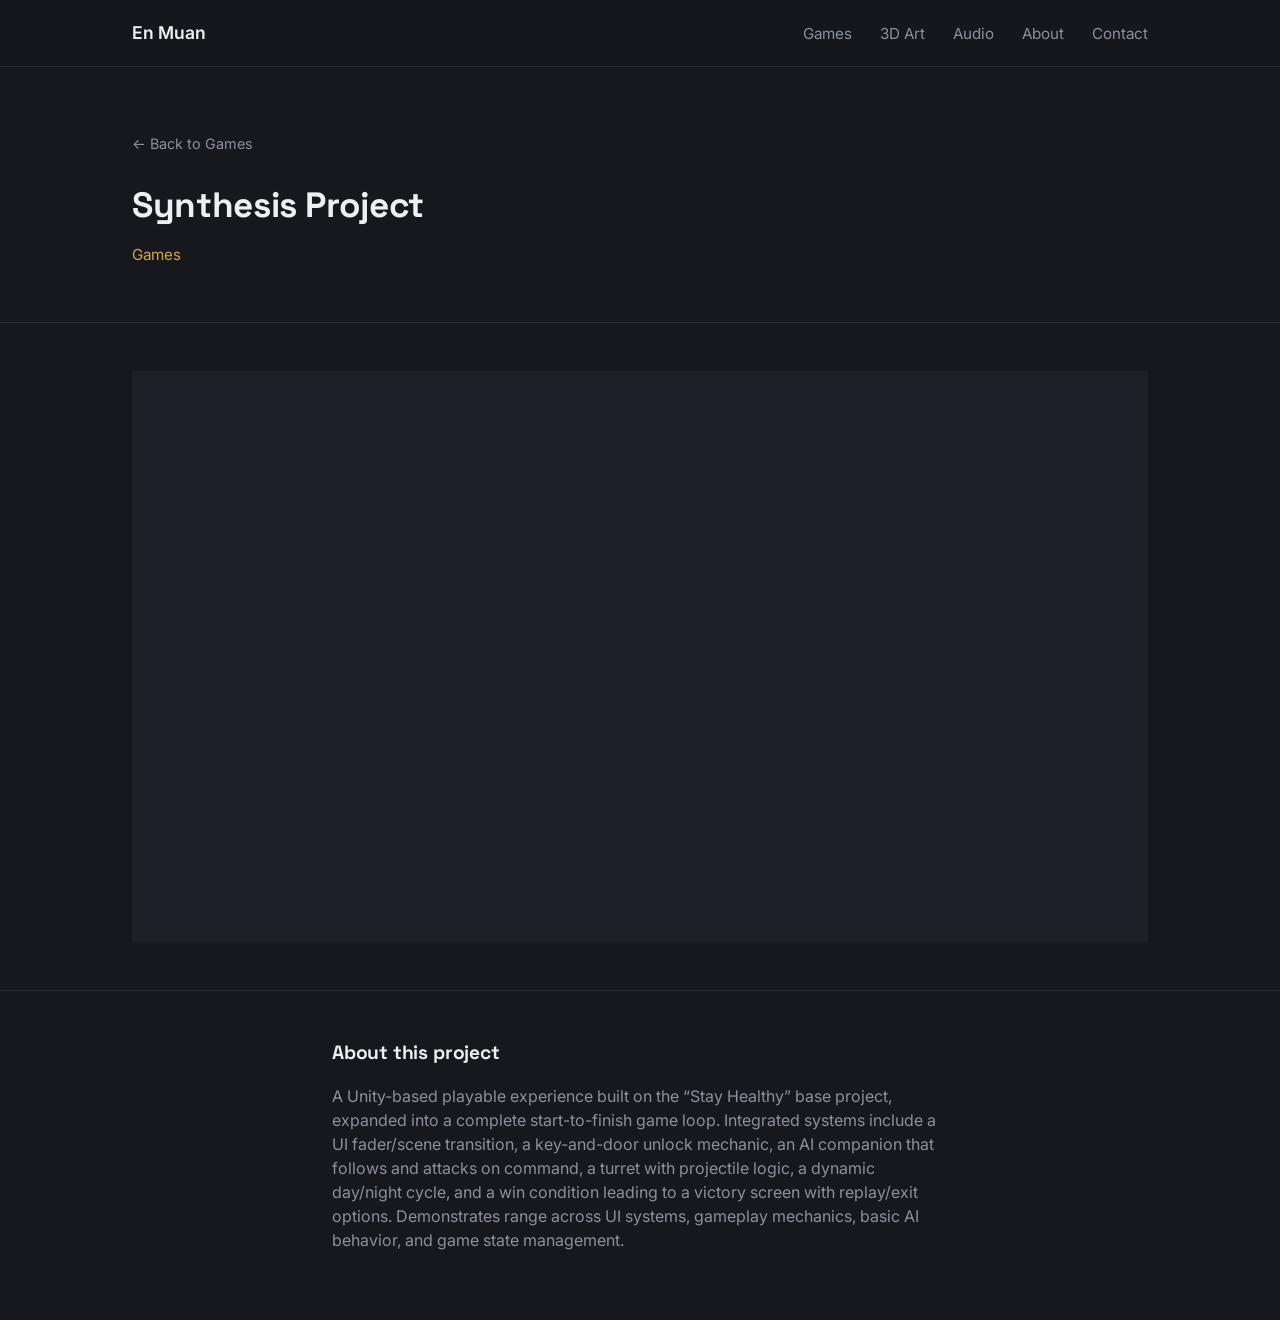
<file: projects/synthesis-project.html>
<!DOCTYPE html>
<html lang="en">
<head>
<meta charset="UTF-8">
<meta name="viewport" content="width=device-width, initial-scale=1">
<title>Synthesis Project — En Muan</title>
<link rel="stylesheet" href="https://fonts.googleapis.com/css2?family=Space+Grotesk:wght@500;600;700&family=Inter:wght@400;500;600&display=swap">
<link rel="stylesheet" href="../style.css">
</head>
<body>

<header>
  <div class="header-inner">
    <a class="site-name" href="../index.html">En Muan</a>
    <nav>
      <ul>
        <li><a href="../index.html#games">Games</a></li>
        <li><a href="../index.html#3d-art">3D Art</a></li>
        <li><a href="../index.html#audio">Audio</a></li>
        <li><a href="../about.html">About</a></li>
        <li><a href="../index.html#contact">Contact</a></li>
      </ul>
    </nav>
  </div>
</header>

<section class="detail-hero">
  <div class="wrap">
    <a class="back-link" href="../index.html#games">&larr; Back to Games</a>
    <h1>Synthesis Project</h1>
    <p class="detail-meta">Games</p>
  </div>
</section>

<section class="detail-media">
  <div class="wrap">
    <div class="media-placeholder" style="aspect-ratio:16/9; border:none;">
  <iframe src="https://www.youtube.com/embed/5W1ReLdNMBg" title="Synthesis Project gameplay" style="width:100%; height:100%; border:0;" allowfullscreen></iframe>
</div>
  </div>
</section>

<section class="detail-body">
  <div class="wrap">
    <h2>About this project</h2>
    <p>A Unity-based playable experience built on the “Stay Healthy” base project, expanded into a complete start-to-finish game loop. Integrated systems include a UI fader/scene transition, a key-and-door unlock mechanic, an AI companion that follows and attacks on command, a turret with projectile logic, a dynamic day/night cycle, and a win condition leading to a victory screen with replay/exit options. Demonstrates range across UI systems, gameplay mechanics, basic AI behavior, and game state management.</p>
  </div>
</section>

</body>
</html>
</file>
<file: style.css>
/* En Muan — Portfolio
   Palette: deep slate ground, warm gold accent (kept to one accent per the brief). */

:root {
  --bg: #16181d;
  --surface: #1d2026;
  --surface-hover: #23272f;
  --border: #2a2e37;
  --text: #edeff2;
  --text-muted: #8b919c;
  --accent: #d9a441;
  --accent-soft: #3a3324;
  --max-width: 1080px;
}

* {
  box-sizing: border-box;
}

html {
  scroll-behavior: smooth;
  scroll-padding-top: 90px;
}

body {
  margin: 0;
  background: var(--bg);
  color: var(--text);
  font-family: "Inter", -apple-system, BlinkMacSystemFont, sans-serif;
  line-height: 1.5;
}

h1, h2, h3 {
  font-family: "Space Grotesk", "Inter", sans-serif;
  margin: 0;
  letter-spacing: -0.01em;
}

a {
  color: inherit;
  text-decoration: none;
}

img {
  max-width: 100%;
  display: block;
}

.wrap {
  max-width: var(--max-width);
  margin: 0 auto;
  padding: 0 32px;
}

/* ---------- Header ---------- */

header {
  position: sticky;
  top: 0;
  z-index: 10;
  background: rgba(22, 24, 29, 0.92);
  backdrop-filter: blur(8px);
  border-bottom: 1px solid var(--border);
}

.header-inner {
  max-width: var(--max-width);
  margin: 0 auto;
  padding: 20px 32px;
  display: flex;
  justify-content: space-between;
  align-items: center;
}

.site-name {
  font-size: 1.1rem;
  font-weight: 600;
}

nav ul {
  list-style: none;
  display: flex;
  gap: 28px;
  margin: 0;
  padding: 0;
}

nav a {
  font-size: 0.95rem;
  color: var(--text-muted);
  transition: color 0.15s ease;
}

nav a:hover,
nav a:focus-visible {
  color: var(--text);
}

/* ---------- Hero ---------- */

.hero {
  padding: 96px 0 64px;
  border-bottom: 1px solid var(--border);
}

.hero h1 {
  font-size: 2.6rem;
  max-width: 14ch;
}

.hero p {
  margin-top: 18px;
  max-width: 46ch;
  color: var(--text-muted);
  font-size: 1.05rem;
}

/* ---------- Sections ---------- */

section.category {
  padding: 72px 0;
  border-bottom: 1px solid var(--border);
}

.category-heading {
  display: flex;
  align-items: baseline;
  gap: 14px;
  margin-bottom: 36px;
}

.category-heading h2 {
  font-size: 1.5rem;
}

.category-heading .count {
  color: var(--text-muted);
  font-size: 0.9rem;
}

/* ---------- Tile grid ---------- */

.grid {
  display: grid;
  grid-template-columns: repeat(auto-fit, minmax(250px, 1fr));
  gap: 24px;
}

.tile {
  background: var(--surface);
  border: 1px solid var(--border);
  overflow: hidden;
  display: block;
}

.tile:hover,
.tile:focus-visible {
  border-color: var(--accent);
}

.tile-thumb {
  aspect-ratio: 16 / 10;
  background: linear-gradient(135deg, var(--surface-hover), var(--surface));
  display: flex;
  align-items: center;
  justify-content: center;
  color: var(--text-muted);
  font-size: 0.85rem;
  border-bottom: 1px solid var(--border);
}

.tile-body {
  padding: 16px 18px 20px;
}

.tile-body h3 {
  font-size: 1.05rem;
  margin-bottom: 6px;
}

.tile-body p {
  margin: 0;
  color: var(--text-muted);
  font-size: 0.9rem;
}

.media-gallery {
  display: grid;
  grid-template-columns: repeat(auto-fit, minmax(200px, 1fr));
  gap: 20px;
}

/* ---------- Footer / contact ---------- */

footer {
  padding: 56px 0 72px;
}

footer h2 {
  font-size: 1.5rem;
  margin-bottom: 12px;
}

footer p {
  color: var(--text-muted);
  max-width: 46ch;
}

.contact-links {
  display: flex;
  gap: 20px;
  margin-top: 20px;
  flex-wrap: wrap;
}

.contact-links a {
  border: 1px solid var(--border);
  padding: 10px 18px;
  color: var(--text);
  font-size: 0.9rem;
}

.contact-links a:hover,
.contact-links a:focus-visible {
  border-color: var(--accent);
  color: var(--accent);
}

/* ---------- Detail page ---------- */

.detail-hero {
  padding: 64px 0 40px;
  border-bottom: 1px solid var(--border);
}

.back-link {
  color: var(--text-muted);
  font-size: 0.9rem;
  display: inline-block;
  margin-bottom: 24px;
}

.back-link:hover {
  color: var(--accent);
}

.detail-hero h1 {
  font-size: 2.2rem;
}

.detail-meta {
  margin-top: 12px;
  color: var(--accent);
  font-size: 0.95rem;
}

.detail-media {
  padding: 48px 0;
  border-bottom: 1px solid var(--border);
}

.media-placeholder {
  aspect-ratio: 16 / 9;
  background: var(--surface);
  border: 1px solid var(--border);
  display: flex;
  align-items: center;
  justify-content: center;
  color: var(--text-muted);
}

.detail-body {
  padding: 48px 0;
  max-width: 68ch;
  margin: 0 auto;
}

.detail-body h2 {
  font-size: 1.2rem;
  margin-bottom: 14px;
}

.detail-body p {
  color: var(--text-muted);
  margin-bottom: 20px;
}

/* ---------- Hero slider ---------- */

.hero-slider {
  display: flex;
  overflow-x: auto;
  scroll-snap-type: x mandatory;
  scrollbar-width: none;
  padding: 0;
}

.hero-slider::-webkit-scrollbar {
  display: none;
}

.hero-slide {
  flex: 0 0 100%;
  scroll-snap-align: start;
  padding: 96px 0 64px;
}

.hero-button {
  display: inline-block;
  margin-top: 28px;
  margin-right: 12px;
  padding: 10px 18px;
  border: 1px solid var(--border);
  background: none;
  color: var(--text);
  font: inherit;
  font-size: 0.95rem;
  cursor: pointer;
}

.hero-button:hover,
.hero-button:focus-visible {
  border-color: var(--accent);
  color: var(--accent);
}

.hero-row {
  display: flex;
  align-items: flex-start;
  gap: 32px;
}

.hero-row > .hero-button {
  margin: 8px 0 0;
  flex-shrink: 0;
  white-space: nowrap;
}

/* ---------- Responsive ---------- */

@media (max-width: 640px) {
  .header-inner {
    flex-direction: column;
    align-items: flex-start;
    gap: 14px;
  }

  nav ul {
    gap: 18px;
    flex-wrap: wrap;
  }

  .hero {
    padding: 64px 0 48px;
  }

  .hero h1 {
    font-size: 2rem;
  }

  .hero-row {
    flex-direction: column;
    gap: 16px;
  }
}

/* Reduced motion */
@media (prefers-reduced-motion: reduce) {
  html {
    scroll-behavior: auto;
  }
}
</file>
